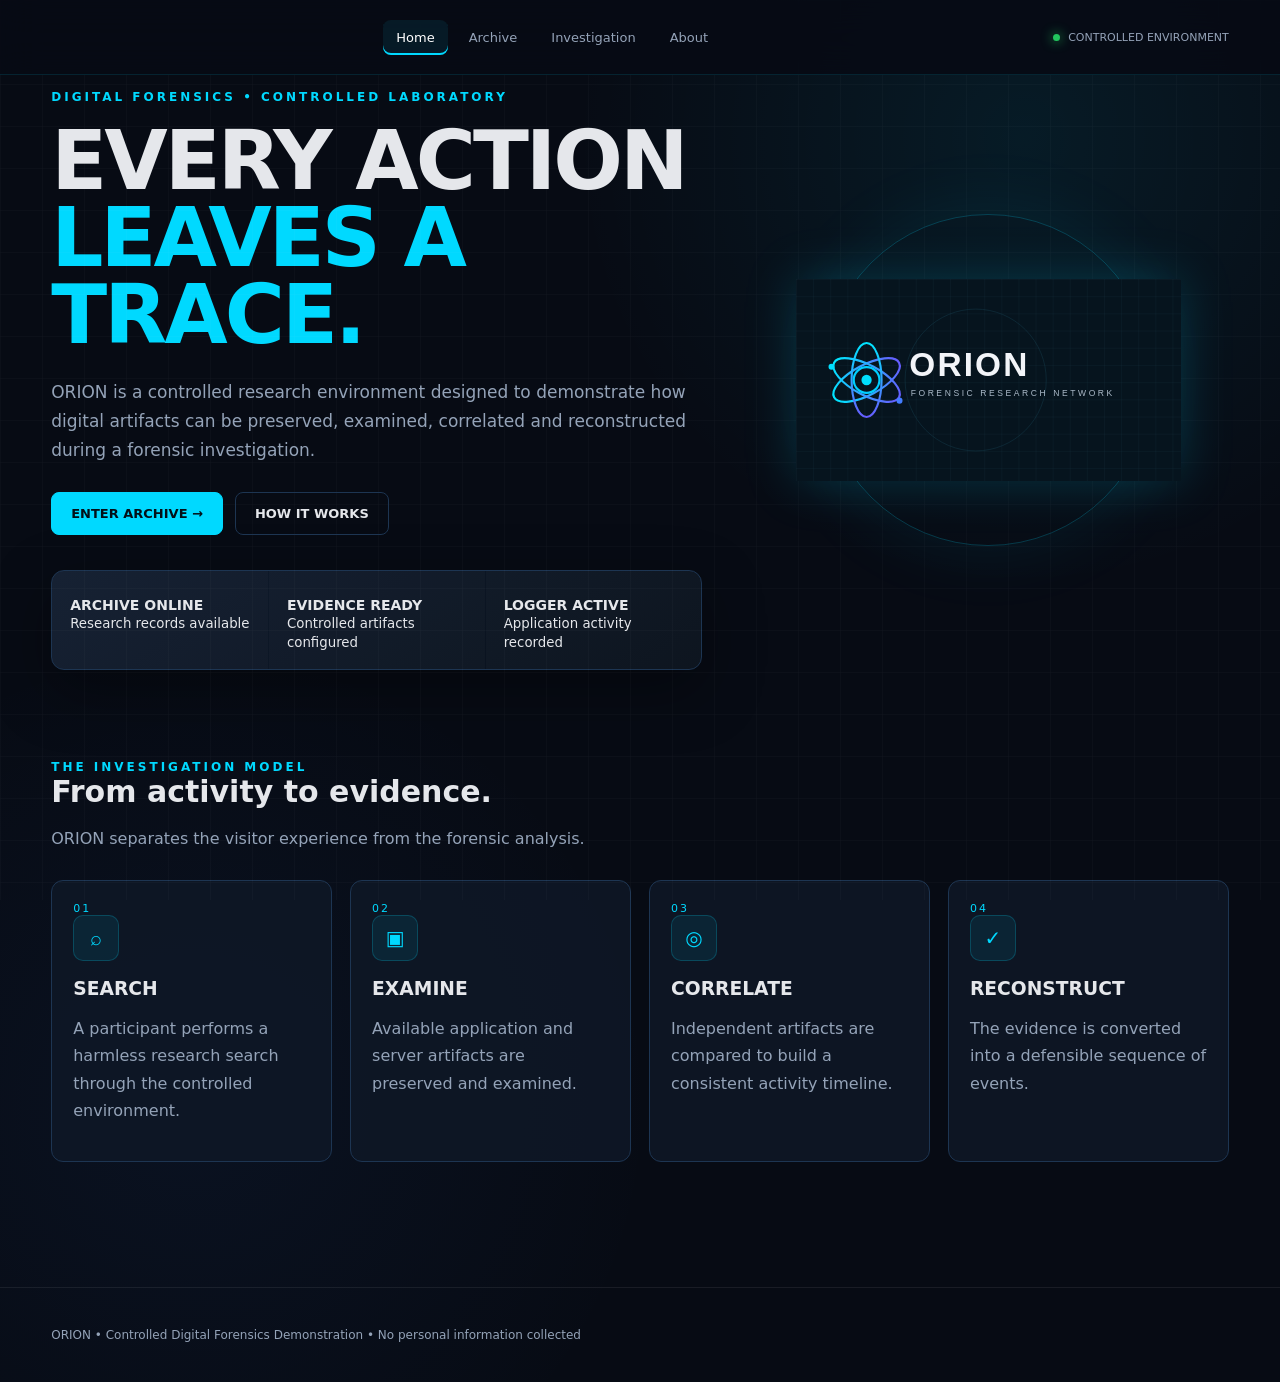
<file: index.html>
<!DOCTYPE html>
<html lang="en">
<head>
  <meta charset="UTF-8">
  <meta name="viewport" content="width=device-width, initial-scale=1.0">
  <title>Project ORION</title>
  <meta http-equiv="refresh" content="0; url=website/index.html">
</head>
<body>
  <p>Opening Project ORION…</p>
  <p><a href="website/index.html">Click here if the page does not open.</a></p>
</body>
</html>
</file>
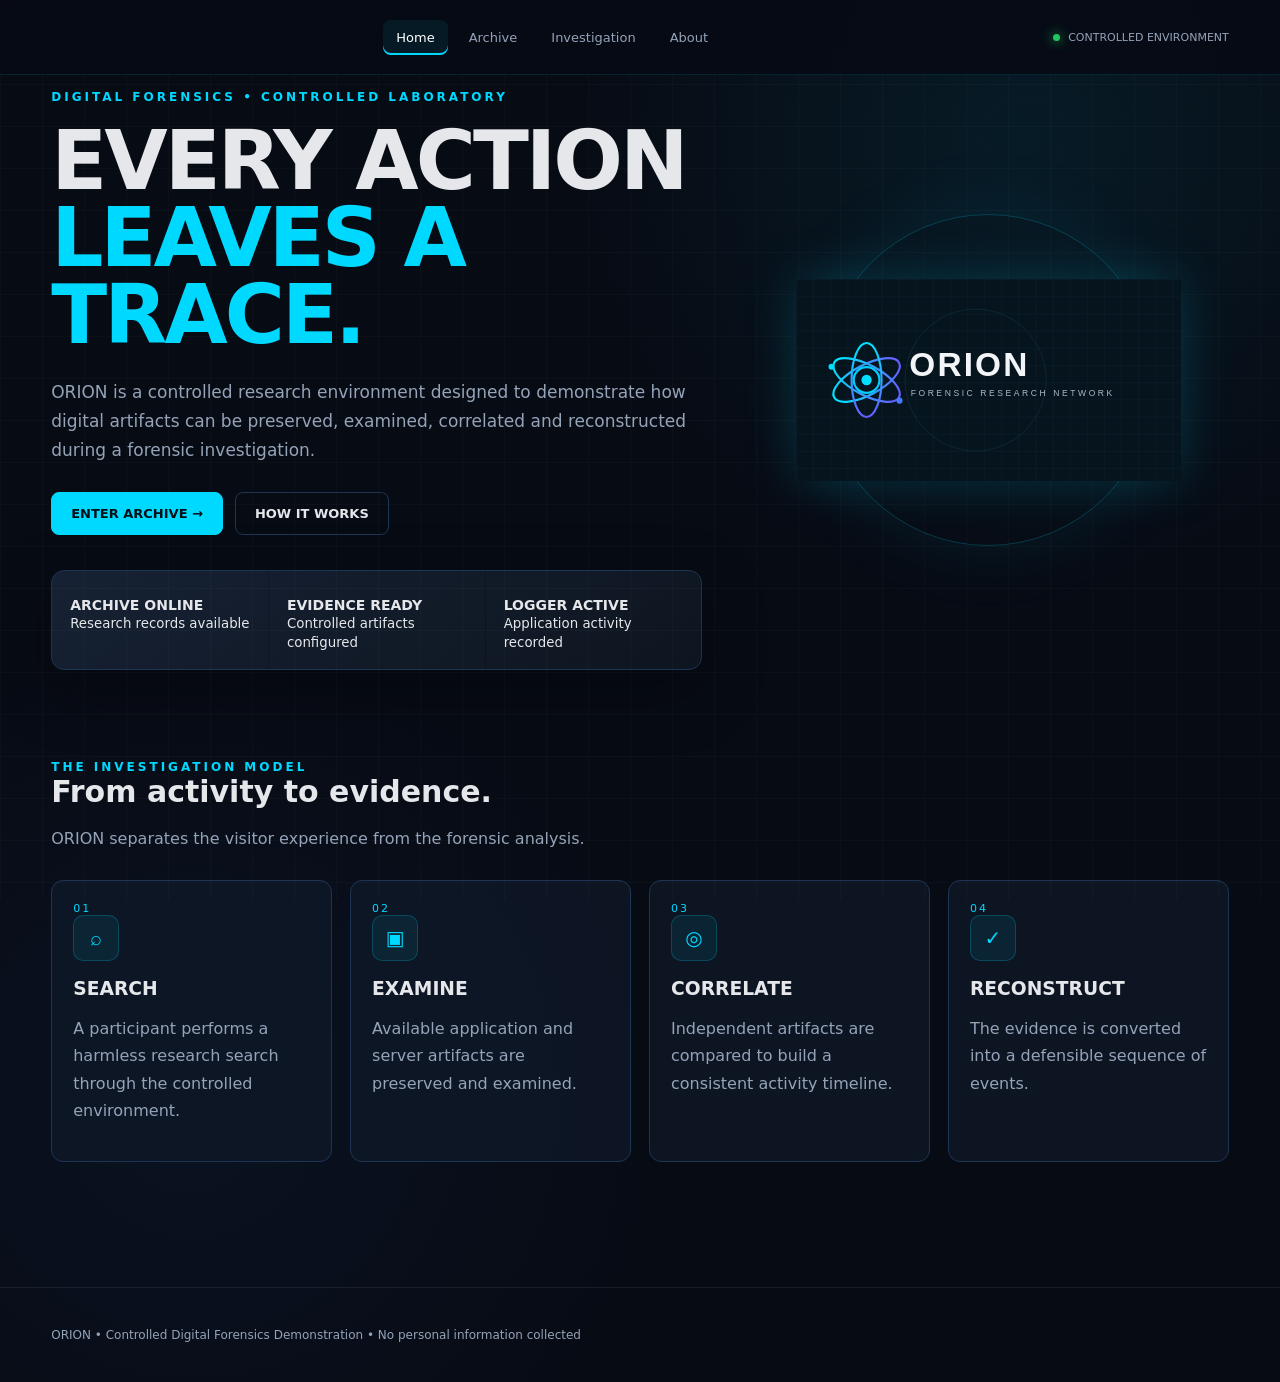
<file: website/index.html>
<!doctype html>
<html lang="en">
<head>
<meta charset="utf-8">
<meta name="viewport" content="width=device-width,initial-scale=1">
<title>ORION — Forensic Research Network</title>
<link rel="stylesheet" href="orion.css">
</head>
<body>
  
<nav class="nav">
<div class="container nav-inner">
<a href="index.html"><img src="orion-assets/orion-logo.svg" alt="ORION"></a>
<div class="nav-links">
  <a class="active" href="index.html">Home</a>
  <a href="search.html">Archive</a>
  <a href="investigation.html">Investigation</a>
  <a href="about.html">About</a>
</div>
<div class="status"><span class="dot"></span> CONTROLLED ENVIRONMENT</div>
</div>
</nav>

<main>
<section class="container hero">
<div class="hero-copy">
<div class="kicker">Digital Forensics • Controlled Laboratory</div>

<h1>EVERY ACTION<br><span>LEAVES A TRACE.</span></h1>

<p>
ORION is a controlled research environment designed to demonstrate
how digital artifacts can be preserved, examined, correlated and
reconstructed during a forensic investigation.
</p>

<div class="buttons">
  <a class="btn" href="search.html">ENTER ARCHIVE →</a>
  <a class="btn secondary" href="about.html">HOW IT WORKS</a>
</div>

<div class="panel status-panel">
<div class="status-item">
<span class="dot"></span>
<strong>ARCHIVE ONLINE</strong>
<small>Research records available</small>
</div>
<div class="status-item">
<span class="dot"></span>
<strong>EVIDENCE READY</strong>
<small>Controlled artifacts configured</small>
</div>
<div class="status-item">
<span class="dot"></span>
<strong>LOGGER ACTIVE</strong>
<small>Application activity recorded</small>
</div>
</div>
</div>

<div class="hero-orbit">
<img src="orion-assets/orion-logo.svg" alt="ORION">
</div>
</section>

<section class="section">
<div class="container">
<div class="section-head">
<div class="kicker">The investigation model</div>
<h2>From activity to evidence.</h2>
<p>ORION separates the visitor experience from the forensic analysis.</p>
</div>

<div class="grid grid-4">
<div class="card">
<div class="card-number">01</div>
<div class="icon">⌕</div>
<h3>SEARCH</h3>
<p>A participant performs a harmless research search through the controlled environment.</p>
</div>
<div class="card">
<div class="card-number">02</div>
<div class="icon">▣</div>
<h3>EXAMINE</h3>
<p>Available application and server artifacts are preserved and examined.</p>
</div>
<div class="card">
<div class="card-number">03</div>
<div class="icon">◎</div>
<h3>CORRELATE</h3>
<p>Independent artifacts are compared to build a consistent activity timeline.</p>
</div>
<div class="card">
<div class="card-number">04</div>
<div class="icon">✓</div>
<h3>RECONSTRUCT</h3>
<p>The evidence is converted into a defensible sequence of events.</p>
</div>
</div>
</div>
</section>
</main>

<footer class="footer">
<div class="container">
ORION • Controlled Digital Forensics Demonstration • No personal information collected
</div>
</footer>
</body>
</html>
</file>
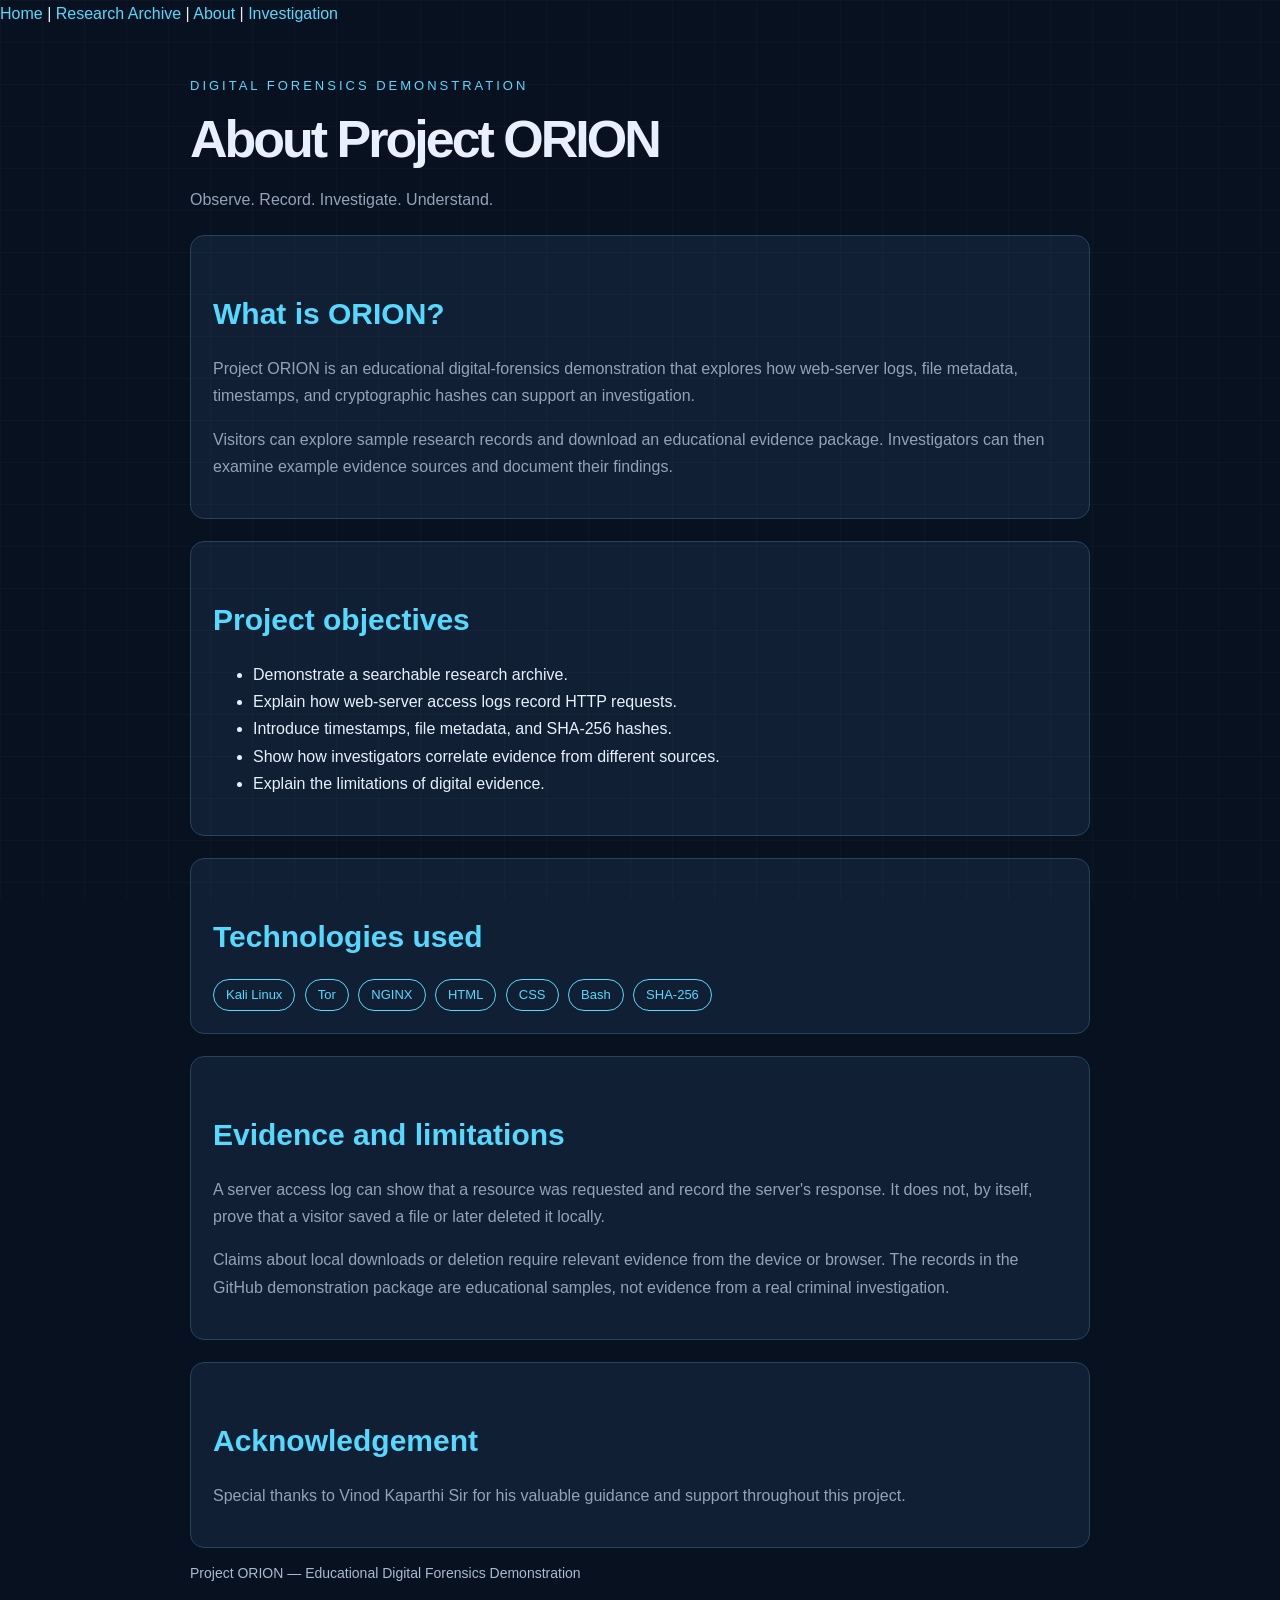
<file: website/about.html>
<!DOCTYPE html>
<html lang="en">
<head>
  <meta charset="UTF-8">
  <meta name="viewport" content="width=device-width, initial-scale=1.0">
  <title>About | Project ORION</title>
  <link rel="stylesheet" href="orion.css">
  <style>
    body {
      background: #07111f;
      color: #e8f0ff;
      font-family: Arial, sans-serif;
      margin: 0;
      line-height: 1.7;
    }
    .about-container {
      width: min(900px, 90%);
      margin: 48px auto;
    }
    .eyebrow {
      color: #54d9ff;
      text-transform: uppercase;
      letter-spacing: 3px;
      font-size: 13px;
    }
    h1 {
      font-size: clamp(32px, 6vw, 52px);
      line-height: 1.15;
      margin: 12px 0;
    }
    h2 { color: #54d9ff; margin-top: 30px; }
    .intro, .info-card {
      background: #101f33;
      border: 1px solid #24445f;
      border-radius: 14px;
      padding: 22px;
      margin-top: 22px;
    }
    .tag {
      display: inline-block;
      border: 1px solid #54d9ff;
      color: #54d9ff;
      border-radius: 20px;
      padding: 4px 12px;
      font-size: 13px;
      margin: 5px 5px 0 0;
    }
    a { color: #54d9ff; }
    .footer-note { color: #a9bad1; font-size: 14px; }
  </style>
</head>
<body>
  <header>
    <nav aria-label="Main navigation">
      <a href="index.html">Home</a> |
      <a href="search.html">Research Archive</a> |
      <a href="about.html">About</a> |
      <a href="investigation.html">Investigation</a>
    </nav>
  </header>

  <main class="about-container">
    <p class="eyebrow">Digital Forensics Demonstration</p>
    <h1>About Project ORION</h1>
    <p>Observe. Record. Investigate. Understand.</p>

    <section class="intro">
      <h2>What is ORION?</h2>
      <p>
        Project ORION is an educational digital-forensics demonstration
        that explores how web-server logs, file metadata, timestamps,
        and cryptographic hashes can support an investigation.
      </p>
      <p>
        Visitors can explore sample research records and download an
        educational evidence package. Investigators can then examine
        example evidence sources and document their findings.
      </p>
    </section>

    <section class="info-card">
      <h2>Project objectives</h2>
      <ul>
        <li>Demonstrate a searchable research archive.</li>
        <li>Explain how web-server access logs record HTTP requests.</li>
        <li>Introduce timestamps, file metadata, and SHA-256 hashes.</li>
        <li>Show how investigators correlate evidence from different sources.</li>
        <li>Explain the limitations of digital evidence.</li>
      </ul>
    </section>

    <section class="info-card">
      <h2>Technologies used</h2>
      <span class="tag">Kali Linux</span>
      <span class="tag">Tor</span>
      <span class="tag">NGINX</span>
      <span class="tag">HTML</span>
      <span class="tag">CSS</span>
      <span class="tag">Bash</span>
      <span class="tag">SHA-256</span>
    </section>

    <section class="info-card">
      <h2>Evidence and limitations</h2>
      <p>
        A server access log can show that a resource was requested
        and record the server's response. It does not, by itself,
        prove that a visitor saved a file or later deleted it locally.
      </p>
      <p>
        Claims about local downloads or deletion require relevant
        evidence from the device or browser. The records in the
        GitHub demonstration package are educational samples, not
        evidence from a real criminal investigation.
      </p>
    </section>

    <section class="info-card">
      <h2>Acknowledgement</h2>
      <p>
        Special thanks to Vinod Kaparthi Sir for his valuable guidance
        and support throughout this project.
      </p>
    </section>

    <p class="footer-note">
      Project ORION — Educational Digital Forensics Demonstration
    </p>
  </main>
</body>
</html>
</file>
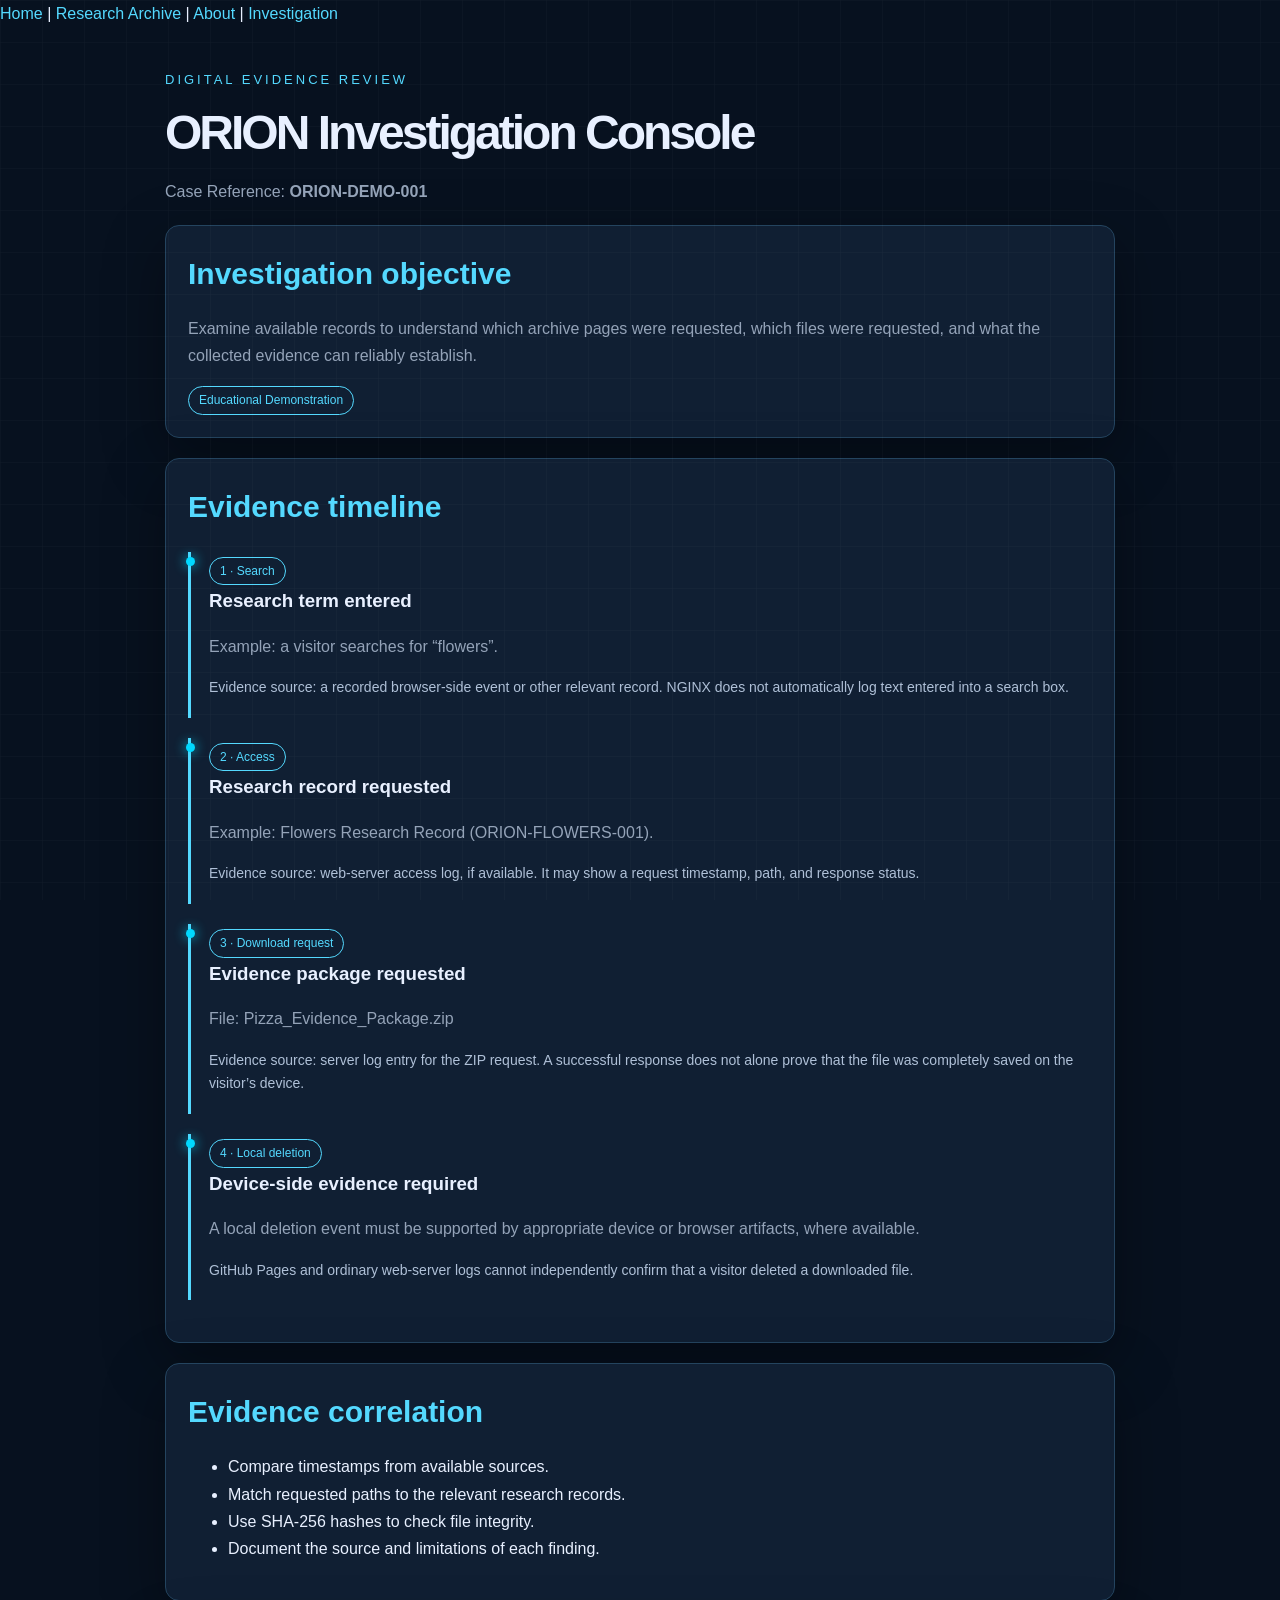
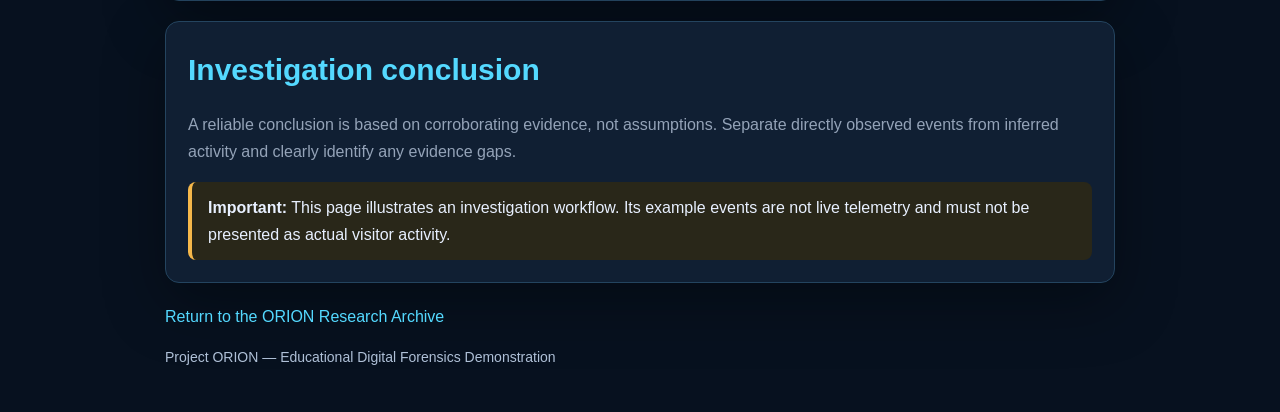
<file: website/investigation.html>
<!DOCTYPE html>
<html lang="en">
<head>
  <meta charset="UTF-8">
  <meta name="viewport" content="width=device-width, initial-scale=1.0">
  <title>Investigation | Project ORION</title>
  <link rel="stylesheet" href="orion.css">
  <style>
    body {
      background: #07111f;
      color: #e8f0ff;
      font-family: Arial, sans-serif;
      margin: 0;
      line-height: 1.7;
    }
    .container {
      width: min(950px, 90%);
      margin: 42px auto;
    }
    .eyebrow {
      color: #54d9ff;
      text-transform: uppercase;
      letter-spacing: 3px;
      font-size: 13px;
    }
    h1 {
      font-size: clamp(30px, 5vw, 48px);
      line-height: 1.2;
      margin: 10px 0;
    }
    h2 { color: #54d9ff; }
    .panel {
      background: #101f33;
      border: 1px solid #24445f;
      border-radius: 14px;
      padding: 22px;
      margin: 20px 0;
    }
    .event {
      border-left: 3px solid #54d9ff;
      padding: 4px 0 4px 18px;
      margin: 20px 0;
    }
    .label {
      display: inline-block;
      border: 1px solid #54d9ff;
      border-radius: 18px;
      color: #54d9ff;
      padding: 3px 10px;
      font-size: 12px;
    }
    .warning {
      border-left: 4px solid #f6b84a;
      padding: 12px 16px;
      background: #292719;
      border-radius: 8px;
    }
    a { color: #54d9ff; }
    .muted { color: #afc0d7; font-size: 14px; }
  </style>
</head>
<body>
  <header>
    <nav aria-label="Main navigation">
      <a href="index.html">Home</a> |
      <a href="search.html">Research Archive</a> |
      <a href="about.html">About</a> |
      <a href="investigation.html">Investigation</a>
    </nav>
  </header>

  <main class="container">
    <p class="eyebrow">Digital Evidence Review</p>
    <h1>ORION Investigation Console</h1>
    <p>Case Reference: <strong>ORION-DEMO-001</strong></p>

    <section class="panel">
      <h2>Investigation objective</h2>
      <p>
        Examine available records to understand which archive pages
        were requested, which files were requested, and what the
        collected evidence can reliably establish.
      </p>
      <span class="label">Educational Demonstration</span>
    </section>

    <section class="panel">
      <h2>Evidence timeline</h2>

      <div class="event">
        <span class="label">1 · Search</span>
        <h3>Research term entered</h3>
        <p>
          Example: a visitor searches for “flowers”.
        </p>
        <p class="muted">
          Evidence source: a recorded browser-side event or other
          relevant record. NGINX does not automatically log text
          entered into a search box.
        </p>
      </div>

      <div class="event">
        <span class="label">2 · Access</span>
        <h3>Research record requested</h3>
        <p>
          Example: Flowers Research Record
          (ORION-FLOWERS-001).
        </p>
        <p class="muted">
          Evidence source: web-server access log, if available.
          It may show a request timestamp, path, and response status.
        </p>
      </div>

      <div class="event">
        <span class="label">3 · Download request</span>
        <h3>Evidence package requested</h3>
        <p>File: Pizza_Evidence_Package.zip</p>
        <p class="muted">
          Evidence source: server log entry for the ZIP request.
          A successful response does not alone prove that the file
          was completely saved on the visitor’s device.
        </p>
      </div>

      <div class="event">
        <span class="label">4 · Local deletion</span>
        <h3>Device-side evidence required</h3>
        <p>
          A local deletion event must be supported by appropriate
          device or browser artifacts, where available.
        </p>
        <p class="muted">
          GitHub Pages and ordinary web-server logs cannot independently
          confirm that a visitor deleted a downloaded file.
        </p>
      </div>
    </section>

    <section class="panel">
      <h2>Evidence correlation</h2>
      <ul>
        <li>Compare timestamps from available sources.</li>
        <li>Match requested paths to the relevant research records.</li>
        <li>Use SHA-256 hashes to check file integrity.</li>
        <li>Document the source and limitations of each finding.</li>
      </ul>
    </section>

    <section class="panel">
      <h2>Investigation conclusion</h2>
      <p>
        A reliable conclusion is based on corroborating evidence,
        not assumptions. Separate directly observed events from
        inferred activity and clearly identify any evidence gaps.
      </p>
      <div class="warning">
        <strong>Important:</strong> This page illustrates an
        investigation workflow. Its example events are not live
        telemetry and must not be presented as actual visitor activity.
      </div>
    </section>

    <p><a href="search.html">Return to the ORION Research Archive</a></p>
    <p class="muted">Project ORION — Educational Digital Forensics Demonstration</p>
  </main>
</body>
</html>
</file>
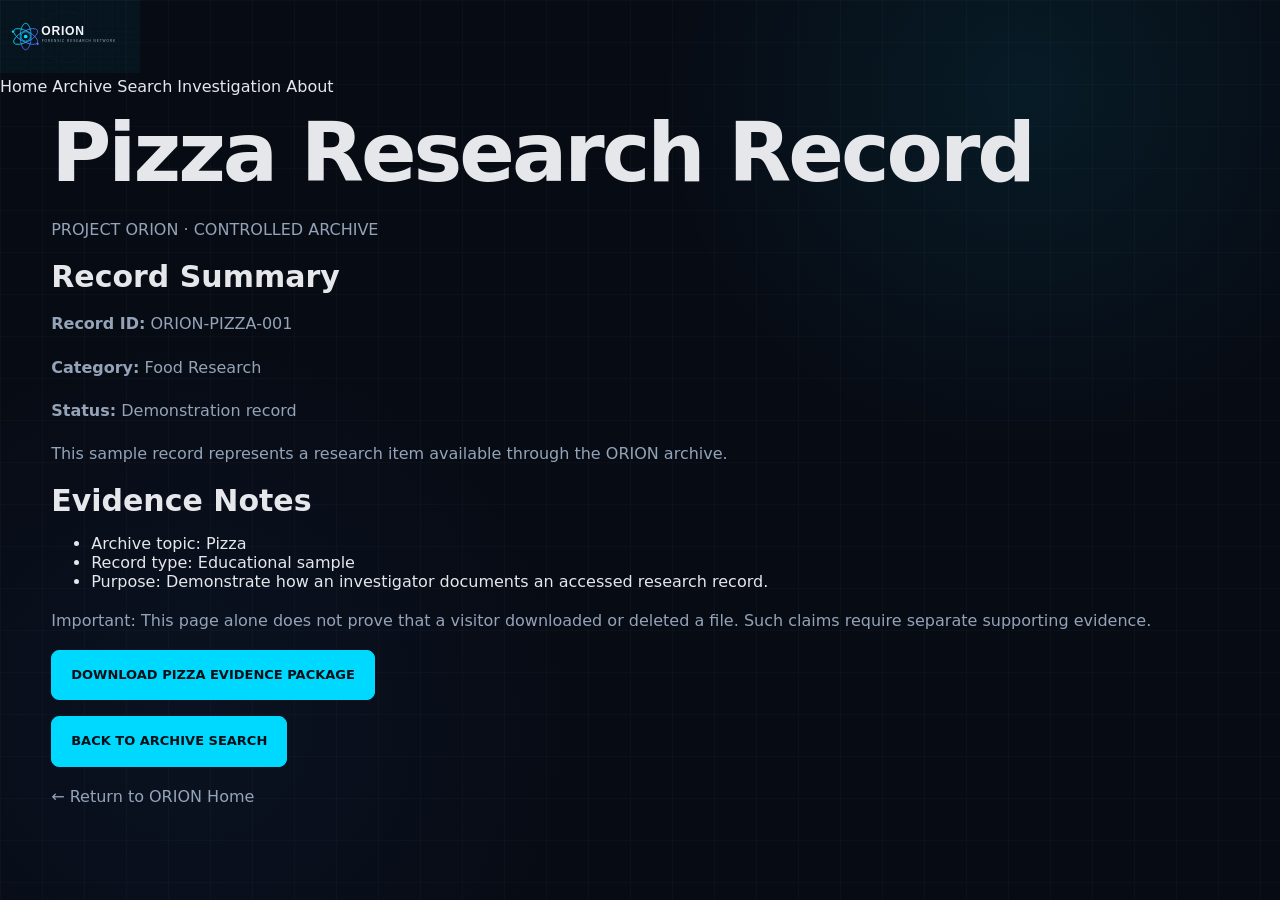
<file: website/pizza.html>
<!DOCTYPE html>
<html lang="en">
<head>
  <meta charset="UTF-8">
  <meta name="viewport" content="width=device-width, initial-scale=1.0">
  <title>ORION | Pizza Research Record</title>
  <link rel="stylesheet" href="orion.css">
</head>
<body>
  <header>
    <a href="index.html">
      <img src="orion-assets/orion-logo.svg" alt="ORION logo" width="140">
    </a>
    <nav>
      <a href="index.html">Home</a>
      <a href="search.html">Archive Search</a>
      <a href="investigation.html">Investigation</a>
      <a href="about.html">About</a>
    </nav>
  </header>

  <main class="container">
    <h1>Pizza Research Record</h1>
    <p class="subtitle">PROJECT ORION · CONTROLLED ARCHIVE</p>

    <section>
      <h2>Record Summary</h2>
      <p><strong>Record ID:</strong> ORION-PIZZA-001</p>
      <p><strong>Category:</strong> Food Research</p>
      <p><strong>Status:</strong> Demonstration record</p>
      <p>This sample record represents a research item available through the ORION archive.</p>
    </section>

    <section>
      <h2>Evidence Notes</h2>
      <ul>
        <li>Archive topic: Pizza</li>
        <li>Record type: Educational sample</li>
        <li>Purpose: Demonstrate how an investigator documents an accessed research record.</li>
      </ul>
      <p>Important: This page alone does not prove that a visitor downloaded or deleted a file. Such claims require separate supporting evidence.</p>
    </section>
      <p>
      <a class="btn primary"
         href="Pizza_Evidence_Package.zip"
         download>
        DOWNLOAD PIZZA EVIDENCE PACKAGE
      </a>
    </p>


    <p><a class="btn primary" href="search.html">BACK TO ARCHIVE SEARCH</a></p>
    <p><a href="index.html">← Return to ORION Home</a></p>
  </main>
</body>
</html>
</file>
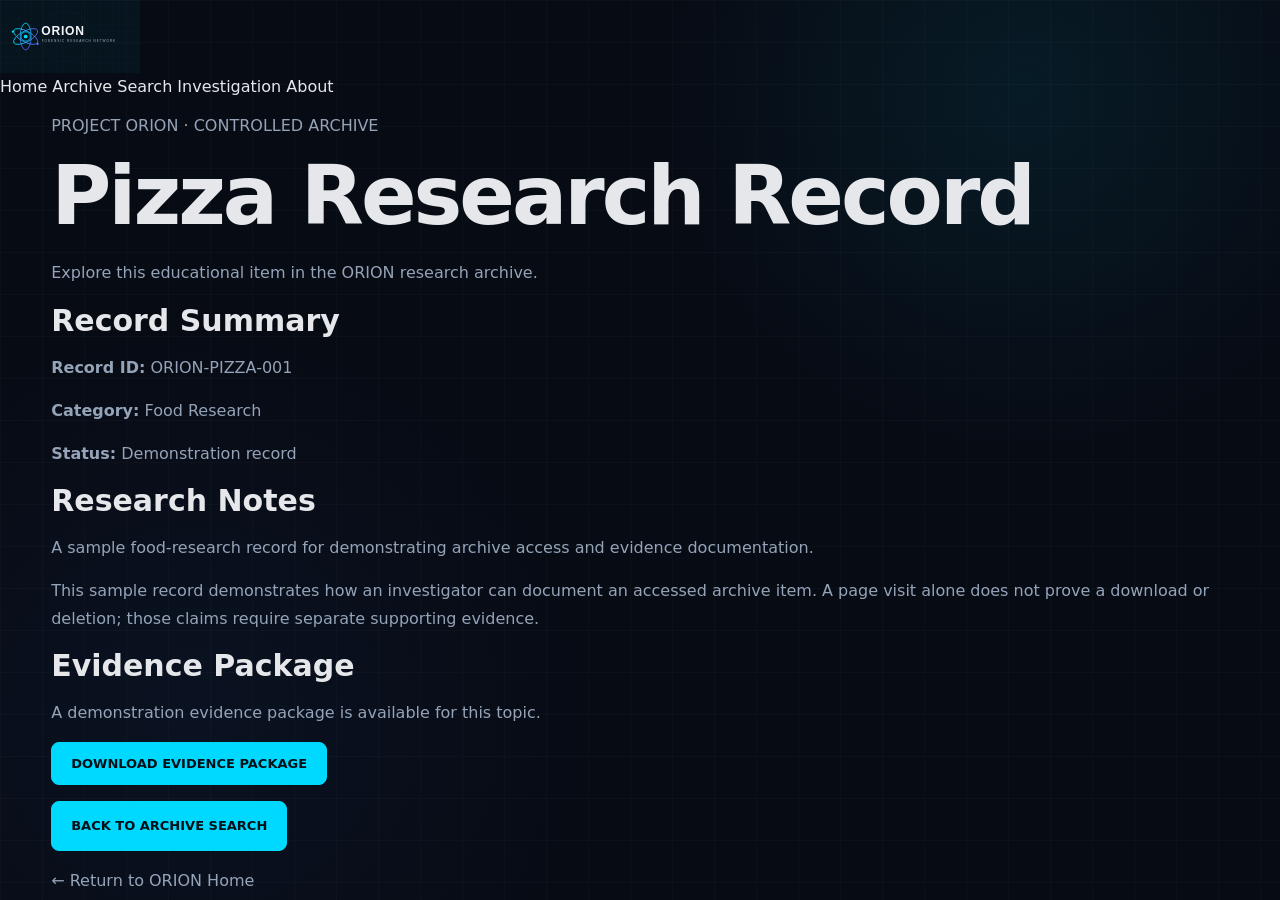
<file: website/record.html>
<!DOCTYPE html>
<html lang="en">
<head>
  <meta charset="UTF-8">
  <meta name="viewport" content="width=device-width, initial-scale=1.0">
  <title>ORION | Research Record</title>
  <link rel="stylesheet" href="orion.css">
</head>
<body>
  <header>
    <a href="index.html">
      <img src="orion-assets/orion-logo.svg"
           alt="ORION logo" width="140">
    </a>

    <nav>
      <a href="index.html">Home</a>
      <a href="search.html">Archive Search</a>
      <a href="investigation.html">Investigation</a>
      <a href="about.html">About</a>
    </nav>
  </header>

  <main class="container">
    <p class="subtitle">PROJECT ORION · CONTROLLED ARCHIVE</p>
    <h1 id="recordTitle">Research Record</h1>
    <p id="recordIntro">
      Educational research archive demonstration.
    </p>

    <section>
      <h2>Record Summary</h2>
      <p><strong>Record ID:</strong> <span id="recordId"></span></p>
      <p><strong>Category:</strong> <span id="recordCategory"></span></p>
      <p><strong>Status:</strong> Demonstration record</p>
    </section>

    <section>
      <h2>Research Notes</h2>
      <p id="recordNotes"></p>
      <p>
        This sample record demonstrates how an investigator can
        document an accessed archive item. A page visit alone does
        not prove a download or deletion; those claims require
        separate supporting evidence.
      </p>
    </section>

    <section>
      <h2>Evidence Package</h2>
      <p id="downloadMessage">
        Check the available demonstration materials for this topic.
      </p>
      <a id="downloadButton" class="btn primary" href="#">
        DOWNLOAD EVIDENCE PACKAGE
      </a>
    </section>

    <p><a class="btn primary" href="search.html">
      BACK TO ARCHIVE SEARCH
    </a></p>

    <p><a href="index.html">← Return to ORION Home</a></p>
  </main>

  <script>
    const topics = {
      pizza: {
        name: "Pizza Research Record",
        category: "Food Research",
        id: "ORION-PIZZA-001",
        notes: "A sample food-research record for demonstrating archive access and evidence documentation.",
        file: "Pizza_Evidence_Package.zip"
      },
      flowers: {
        name: "Flowers Research Record",
        category: "Nature Research",
        id: "ORION-FLOWERS-001",
        notes: "A sample archive record about flowers and botanical research.",
        file: "Pizza_Evidence_Package.zip"
      },
      mountain: {
        name: "Mountain Research Record",
        category: "Geography Research",
        id: "ORION-MOUNTAIN-001",
        notes: "A sample archive record about mountains and geography.",
        file: "Pizza_Evidence_Package.zip"
      },
      football: {
        name: "Football Research Record",
        category: "Sports Research",
        id: "ORION-FOOTBALL-001",
        notes: "A sample archive record about football and sports research.",
        file: "Pizza_Evidence_Package.zip"
      },
      space: {
        name: "Space Research Record",
        category: "Space Research",
        id: "ORION-SPACE-001",
        notes: "A sample archive record about space exploration and astronomy.",
        file: "Pizza_Evidence_Package.zip"
      },
      technology: {
        name: "Technology Research Record",
        category: "Technology",
        id: "ORION-TECH-001",
        notes: "A sample archive record about technology research.",
        file: "Pizza_Evidence_Package.zip"
      },
      music: {
        name: "Music Research Record",
        category: "Music Research",
        id: "ORION-MUSIC-001",
        notes: "A sample archive record about music and audio research.",
        file: "Pizza_Evidence_Package.zip"
      },
      photography: {
        name: "Photography Research Record",
        category: "Photography",
        id: "ORION-PHOTO-001",
        notes: "A sample archive record about photography techniques.",
        file: "Pizza_Evidence_Package.zip"
      },
      travel: {
        name: "Travel Research Record",
        category: "Travel Research",
        id: "ORION-TRAVEL-001",
        notes: "A sample archive record about travel destinations.",
        file: "Pizza_Evidence_Package.zip"
      },
      ai: {
        name: "AI Research Record",
        category: "Artificial Intelligence",
        id: "ORION-AI-001",
        notes: "A sample archive record about artificial intelligence.",
        file: "Pizza_Evidence_Package.zip"
      }
    };

    const params = new URLSearchParams(window.location.search);
    const topicKey = (params.get("topic") || "").toLowerCase();
    const topic = topics[topicKey] || topics.pizza;

    document.title = "ORION | " + topic.name;
    document.getElementById("recordTitle").textContent = topic.name;
    document.getElementById("recordIntro").textContent =
      "Explore this educational item in the ORION research archive.";
    document.getElementById("recordId").textContent = topic.id;
    document.getElementById("recordCategory").textContent = topic.category;
    document.getElementById("recordNotes").textContent = topic.notes;

    const downloadButton = document.getElementById("downloadButton");
    const downloadMessage = document.getElementById("downloadMessage");

    if (topic.file) {
      downloadButton.href = topic.file;
      downloadButton.setAttribute("download", "");
      downloadButton.hidden = false;
      downloadMessage.textContent =
        "A demonstration evidence package is available for this topic.";
    } else {
      downloadButton.hidden = true;
      downloadMessage.textContent =
        "A downloadable package has not been added for this topic yet.";
    }
  </script>
</body>
</html>
</file>
<file: website/orion.css>
:root{
  --bg:#070b14;
  --bg2:#0b1220;
  --card:#0e1726;
  --card2:#111d30;
  --line:#1d3552;
  --cyan:#00d9ff;
  --blue:#3b82f6;
  --green:#22c55e;
  --yellow:#f59e0b;
  --red:#ef4444;
  --text:#e5e7eb;
  --muted:#94a3b8;
  --shadow:0 20px 60px rgba(0,0,0,.35);
}

*{box-sizing:border-box}

html{scroll-behavior:smooth}

body{
  margin:0;
  min-height:100vh;
  background:
    radial-gradient(circle at 80% 10%,rgba(0,217,255,.08),transparent 28%),
    radial-gradient(circle at 15% 80%,rgba(59,130,246,.06),transparent 30%),
    var(--bg);
  color:var(--text);
  font-family:Inter,ui-sans-serif,system-ui,-apple-system,BlinkMacSystemFont,"Segoe UI",Arial,sans-serif;
}

body:before{
  content:"";
  position:fixed;
  inset:0;
  pointer-events:none;
  opacity:.035;
  background-image:
    linear-gradient(rgba(255,255,255,.7) 1px,transparent 1px),
    linear-gradient(90deg,rgba(255,255,255,.7) 1px,transparent 1px);
  background-size:42px 42px;
}

a{color:inherit;text-decoration:none}

.container{
  width:min(1180px,92%);
  margin:auto;
}

.nav{
  position:sticky;
  top:0;
  z-index:50;
  background:rgba(7,11,20,.90);
  backdrop-filter:blur(18px);
  border-bottom:1px solid rgba(0,217,255,.12);
}

.nav-inner{
  min-height:74px;
  display:flex;
  align-items:center;
  justify-content:space-between;
  gap:25px;
}

.logo{
  width:170px;
  height:auto;
}

.nav-links{
  display:flex;
  align-items:center;
  gap:8px;
  flex-wrap:wrap;
}

.nav-links a{
  padding:10px 13px;
  border-radius:8px;
  color:var(--muted);
  font-size:13px;
  transition:.2s;
}

.nav-links a:hover,
.nav-links a.active{
  color:white;
  background:rgba(0,217,255,.08);
  box-shadow:inset 0 -2px var(--cyan);
}

.status{
  display:flex;
  align-items:center;
  gap:8px;
  font-size:11px;
  color:var(--muted);
  white-space:nowrap;
}

.dot{
  width:7px;
  height:7px;
  border-radius:50%;
  background:var(--green);
  box-shadow:0 0 12px var(--green);
}

.hero{
  min-height:610px;
  display:grid;
  grid-template-columns:1.15fr .85fr;
  gap:45px;
  align-items:center;
}

.kicker{
  color:var(--cyan);
  text-transform:uppercase;
  letter-spacing:3px;
  font-size:12px;
  font-weight:700;
}

h1{
  font-size:clamp(45px,7vw,82px);
  line-height:.94;
  margin:18px 0 25px;
  letter-spacing:-3px;
}

h1 span{color:var(--cyan)}

h2{
  font-size:30px;
  margin:0 0 12px;
}

h3{
  margin:0 0 8px;
}

p{
  color:var(--muted);
  line-height:1.7;
}

.hero-copy p{
  max-width:650px;
  font-size:17px;
}

.hero-orbit{
  min-height:390px;
  display:grid;
  place-items:center;
  position:relative;
}

.hero-orbit:before{
  content:"";
  position:absolute;
  width:330px;
  height:330px;
  border:1px solid rgba(0,217,255,.22);
  border-radius:50%;
  box-shadow:0 0 80px rgba(0,217,255,.08);
}

.hero-orbit img{
  width:min(390px,80%);
  position:relative;
  filter:drop-shadow(0 0 25px rgba(0,217,255,.18));
}

.buttons{
  display:flex;
  gap:12px;
  flex-wrap:wrap;
  margin-top:28px;
}

.btn{
  border:1px solid var(--cyan);
  background:var(--cyan);
  color:#031018;
  padding:13px 19px;
  border-radius:8px;
  font-weight:800;
  font-size:13px;
  cursor:pointer;
  display:inline-flex;
  align-items:center;
  gap:8px;
  transition:.2s;
}

.btn:hover{
  transform:translateY(-2px);
  box-shadow:0 10px 30px rgba(0,217,255,.18);
}

.btn.secondary{
  background:transparent;
  color:var(--text);
  border-color:var(--line);
}

.btn.success{
  background:var(--green);
  border-color:var(--green);
  color:#031108;
}

.btn.warning{
  background:transparent;
  border-color:var(--yellow);
  color:var(--yellow);
}

.btn.danger{
  background:transparent;
  border-color:var(--red);
  color:#ff9b9b;
}

.panel{
  background:linear-gradient(145deg,rgba(17,29,48,.94),rgba(8,15,27,.94));
  border:1px solid var(--line);
  border-radius:13px;
  box-shadow:var(--shadow);
}

.panel-pad{padding:24px}

.status-panel{
  margin-top:35px;
  display:grid;
  grid-template-columns:repeat(3,1fr);
  gap:1px;
  overflow:hidden;
}

.status-item{
  background:rgba(255,255,255,.025);
  padding:18px;
}

.status-item strong{
  display:block;
  margin-top:8px;
  font-size:14px;
}

.section{
  padding:75px 0;
}

.section-head{
  margin-bottom:28px;
}

.grid{
  display:grid;
  gap:18px;
}

.grid-2{grid-template-columns:repeat(2,1fr)}
.grid-3{grid-template-columns:repeat(3,1fr)}
.grid-4{grid-template-columns:repeat(4,1fr)}

.card{
  background:rgba(14,23,38,.88);
  border:1px solid var(--line);
  border-radius:12px;
  padding:21px;
  transition:.2s;
}

.card:hover{
  transform:translateY(-3px);
  border-color:rgba(0,217,255,.55);
  box-shadow:0 15px 40px rgba(0,0,0,.25);
}

.card-number{
  color:var(--cyan);
  font-size:11px;
  letter-spacing:2px;
}

.icon{
  width:46px;
  height:46px;
  border-radius:10px;
  display:grid;
  place-items:center;
  background:rgba(0,217,255,.08);
  border:1px solid rgba(0,217,255,.2);
  color:var(--cyan);
  font-size:20px;
  margin-bottom:17px;
}

.page-head{
  padding:75px 0 35px;
}

.page-head h1{
  font-size:52px;
  letter-spacing:-2px;
}

.search-box{
  display:flex;
  gap:10px;
  margin:30px 0;
}

input{
  flex:1;
  min-width:0;
  background:#07101c;
  color:white;
  border:1px solid var(--line);
  border-radius:8px;
  padding:15px;
  outline:none;
}

input:focus{border-color:var(--cyan);box-shadow:0 0 0 3px rgba(0,217,255,.07)}

.badge{
  display:inline-flex;
  align-items:center;
  gap:7px;
  padding:6px 9px;
  border-radius:999px;
  background:rgba(34,197,94,.08);
  color:#6ee7a0;
  border:1px solid rgba(34,197,94,.2);
  font-size:10px;
  text-transform:uppercase;
  letter-spacing:1px;
}

.record{
  display:grid;
  grid-template-columns:1fr 320px;
  gap:28px;
  align-items:start;
}

.record-image{
  min-height:240px;
  display:grid;
  place-items:center;
  border-radius:12px;
  border:1px solid var(--line);
  background:radial-gradient(circle,rgba(0,217,255,.09),transparent 60%);
  font-size:70px;
}

.meta{
  display:grid;
  grid-template-columns:repeat(2,1fr);
  gap:12px;
  margin:25px 0;
}

.meta div{
  padding:14px;
  background:rgba(255,255,255,.025);
  border:1px solid var(--line);
  border-radius:8px;
}

.meta small{
  display:block;
  color:var(--muted);
  font-size:10px;
  text-transform:uppercase;
  letter-spacing:1px;
  margin-bottom:5px;
}

.meta strong{font-size:13px}

.console{
  background:#03070d;
  border:1px solid #16334a;
  border-radius:12px;
  overflow:hidden;
  box-shadow:inset 0 0 60px rgba(0,217,255,.025);
}

.console-head{
  padding:12px 16px;
  border-bottom:1px solid #16334a;
  color:var(--muted);
  font-size:11px;
  display:flex;
  justify-content:space-between;
}

.console-body{
  padding:22px;
  min-height:340px;
  font-family:"Courier New",monospace;
  font-size:13px;
  line-height:1.9;
  color:#7fffd4;
}

.cmd{
  color:var(--cyan);
}

.ok{color:var(--green)}
.warn{color:var(--yellow)}
.err{color:var(--red)}

.pipeline{
  display:grid;
  grid-template-columns:repeat(5,1fr);
  gap:10px;
  margin-top:20px;
}

.step{
  position:relative;
  text-align:center;
  padding:20px 8px;
  border:1px solid var(--line);
  border-radius:10px;
  background:rgba(255,255,255,.02);
}

.step:not(:last-child):after{
  content:"→";
  position:absolute;
  right:-15px;
  top:50%;
  transform:translateY(-50%);
  color:var(--cyan);
  z-index:2;
}

.step-icon{
  width:42px;
  height:42px;
  margin:0 auto 9px;
  border-radius:50%;
  display:grid;
  place-items:center;
  border:1px solid var(--cyan);
  color:var(--cyan);
}

.timeline{
  position:relative;
  margin:35px 0 10px 20px;
  border-left:1px solid var(--line);
}

.event{
  position:relative;
  padding:0 0 28px 30px;
}

.event:before{
  content:"";
  position:absolute;
  width:9px;
  height:9px;
  border-radius:50%;
  left:-5px;
  top:5px;
  background:var(--cyan);
  box-shadow:0 0 12px var(--cyan);
}

.event-time{
  color:var(--cyan);
  font-family:monospace;
  font-size:13px;
}

.correlation{
  display:grid;
  grid-template-columns:repeat(4,1fr);
  gap:15px;
  align-items:center;
}

.correlation .node{
  text-align:center;
  padding:20px 10px;
  border:1px solid var(--line);
  border-radius:12px;
  background:rgba(255,255,255,.025);
  position:relative;
}

.correlation .node:not(:last-child):after{
  content:"→";
  position:absolute;
  right:-17px;
  top:50%;
  color:var(--cyan);
  font-size:20px;
}

.progress{
  height:7px;
  background:#172234;
  border-radius:99px;
  overflow:hidden;
}

.progress span{
  display:block;
  width:92%;
  height:100%;
  background:linear-gradient(90deg,var(--blue),var(--cyan));
}

.solve{
  text-align:center;
  padding:90px 20px;
}

.solve-icon{
  width:95px;
  height:95px;
  margin:0 auto 25px;
  border-radius:50%;
  display:grid;
  place-items:center;
  border:2px solid var(--green);
  color:var(--green);
  font-size:43px;
  box-shadow:0 0 45px rgba(34,197,94,.15);
}

.checklist{
  max-width:600px;
  margin:30px auto;
  text-align:left;
}

.check{
  display:flex;
  align-items:center;
  gap:12px;
  padding:13px 0;
  border-bottom:1px solid rgba(255,255,255,.07);
}

.check b{color:var(--green)}

.evidence-card{
  background:#eef2f7;
  color:#111827;
  border-radius:12px;
  padding:30px;
  max-width:850px;
  margin:30px auto;
  box-shadow:0 25px 70px rgba(0,0,0,.3);
}

.evidence-card h2{color:#0f172a}

.evidence-grid{
  display:grid;
  grid-template-columns:repeat(2,1fr);
  gap:0;
  border:1px solid #cbd5e1;
}

.evidence-grid div{
  padding:13px;
  border:1px solid #cbd5e1;
}

.evidence-grid small{
  display:block;
  color:#64748b;
  font-size:10px;
  text-transform:uppercase;
  margin-bottom:5px;
}

.evidence-status{
  margin-top:18px;
  padding:12px;
  background:#dcfce7;
  color:#166534;
  border:1px solid #86efac;
  text-align:center;
  font-weight:800;
}

.footer{
  padding:40px 0;
  margin-top:50px;
  border-top:1px solid rgba(255,255,255,.07);
  color:var(--muted);
  font-size:12px;
}

.note{
  padding:15px;
  border-left:3px solid var(--yellow);
  background:rgba(245,158,11,.05);
  color:#cbd5e1;
  border-radius:5px;
  margin-top:20px;
}

@media(max-width:850px){
  .hero,.record{grid-template-columns:1fr}
  .hero{padding:50px 0}
  .hero-orbit{min-height:280px}
  .grid-2,.grid-3,.grid-4{grid-template-columns:1fr}
  .pipeline{grid-template-columns:1fr}
  .step:not(:last-child):after{content:"↓";right:50%;top:auto;bottom:-18px;transform:translateX(50%)}
  .correlation{grid-template-columns:1fr}
  .correlation .node:not(:last-child):after{content:"↓";right:50%;top:auto;bottom:-20px}
  .nav-inner{padding:10px 0;flex-wrap:wrap}
  .status{display:none}
  .search-box{flex-direction:column}
}

@media print{
  body{background:white;color:#111}
  .nav,.footer,.no-print{display:none}
  .evidence-card{box-shadow:none}
}

/* ORION — animated cyan button border */
.buttons a,
.btn,
.button {
  position: relative;
  overflow: hidden;
  isolation: isolate;
  transition: color 0.3s ease, background 0.3s ease, box-shadow 0.3s ease;
}

.buttons a::before,
.btn::before,
.button::before {
  content: "";
  position: absolute;
  inset: -2px;
  border-radius: inherit;
  padding: 2px;
  background: conic-gradient(
    from var(--orion-angle, 0deg),
    transparent 0deg,
    transparent 230deg,
    #00bfff 280deg,
    #55eaff 320deg,
    transparent 360deg
  );
  -webkit-mask: linear-gradient(#fff 0 0) content-box,
                linear-gradient(#fff 0 0);
  -webkit-mask-composite: xor;
  mask-composite: exclude;
  opacity: 0;
  pointer-events: none;
  transition: opacity 0.25s ease;
}

.buttons a:hover::before,
.btn:hover::before,
.button:hover::before {
  opacity: 1;
  animation: orion-border-spin 1.5s linear infinite;
}

.buttons a:hover,
.btn:hover,
.button:hover {
  box-shadow: 0 0 18px rgba(0, 191, 255, 0.25);
}

@keyframes orion-border-spin {
  to {
    transform: rotate(360deg);
  }
}

@media (prefers-reduced-motion: reduce) {
  .buttons a:hover::before,
  .btn:hover::before,
  .button:hover::before {
    animation: none;
  }
}
</file>
